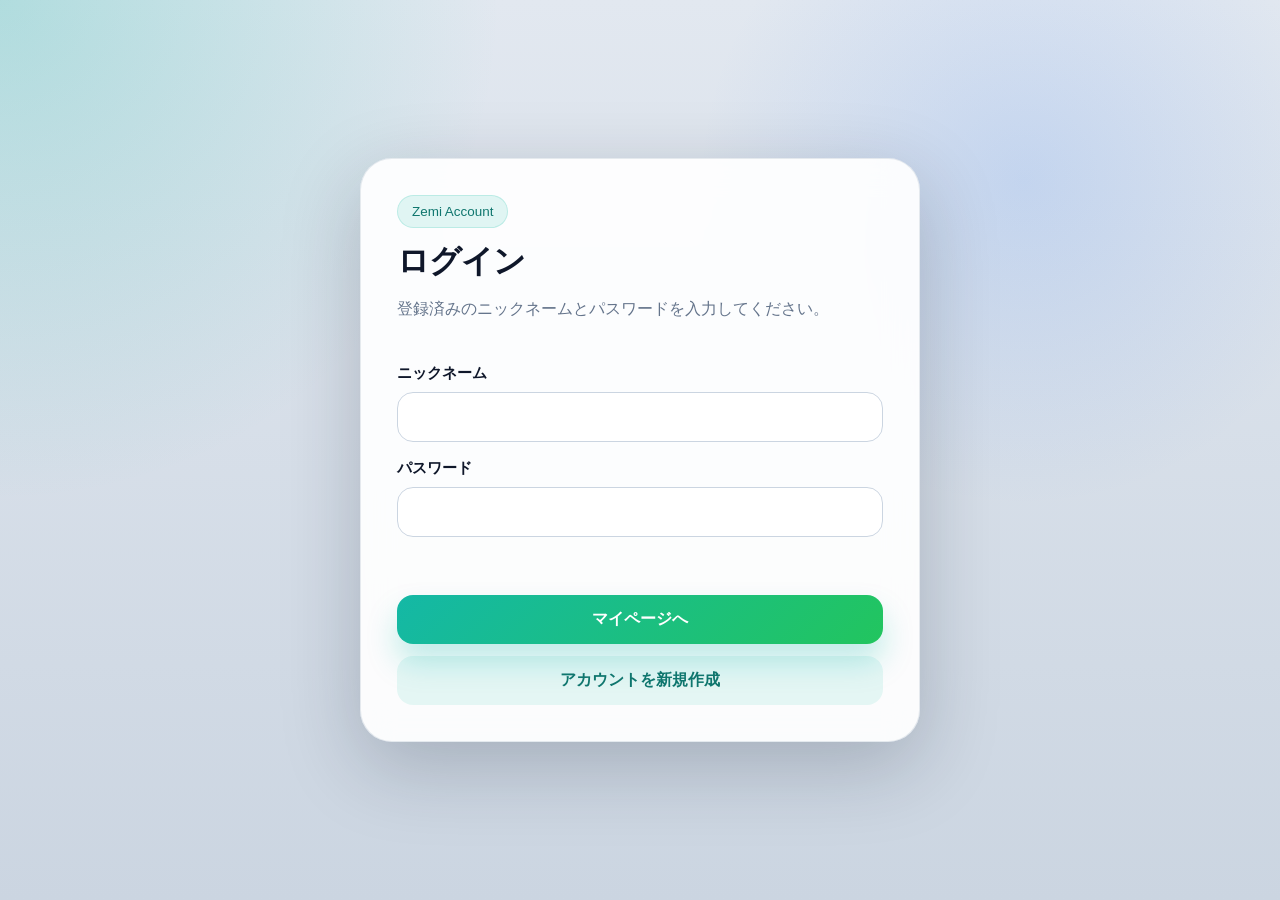
<file: login/index.html>
<!doctype html>
<html lang="ja">
	<head>
		<meta charset="UTF-8" />
		<meta name="viewport" content="width=device-width, initial-scale=1.0" />
		<title>ログイン | Zemi</title>
		<link rel="stylesheet" href="styles.css" />
	</head>
	<body>
		<main class="page">
			<section class="panel" style="width:min(100%,560px)">
				<span class="eyebrow" style="background:rgba(20,184,166,0.12);color:var(--accent-strong);border-color:rgba(20,184,166,0.18)">Zemi Account</span>
				<h2 style="margin-top:16px">ログイン</h2>
				<p>登録済みのニックネームとパスワードを入力してください。</p>

				<form id="loginForm" class="form" autocomplete="on">
					<div class="field">
						<label for="nickname">ニックネーム</label>
						<input id="nickname" name="nickname" type="text" required maxlength="24" />
					</div>
					<div class="field">
						<label for="password">パスワード</label>
						<input id="password" name="password" type="password" required minlength="4" />
					</div>

					<div id="loginMessage" class="message" aria-live="polite"></div>

					<div class="actions">
						<button class="button" type="submit">マイページへ</button>
						<a class="button-secondary" href="register.html">アカウントを新規作成</a>
					</div>
				</form>
			</section>
		</main>

		<script src="auth.js"></script>
		<script>
			if (getCurrentUser()) {
				window.location.href = "home.html";
			}

			const form = document.getElementById("loginForm");
			const message = document.getElementById("loginMessage");

			form.addEventListener("submit", async (event) => {
				event.preventDefault();

				const formData = new FormData(form);
				const nickname = String(formData.get("nickname") || "").trim();
				const password = String(formData.get("password") || "");

				try {
					await loginAccount(nickname, password);
					setMessage(message, "ログインしました。マイページへ移動します。", "success");
					window.location.href = "home.html";
				} catch (error) {
					setMessage(message, error.message, "error");
				}
			});
		</script>
	</body>
</html>
</file>
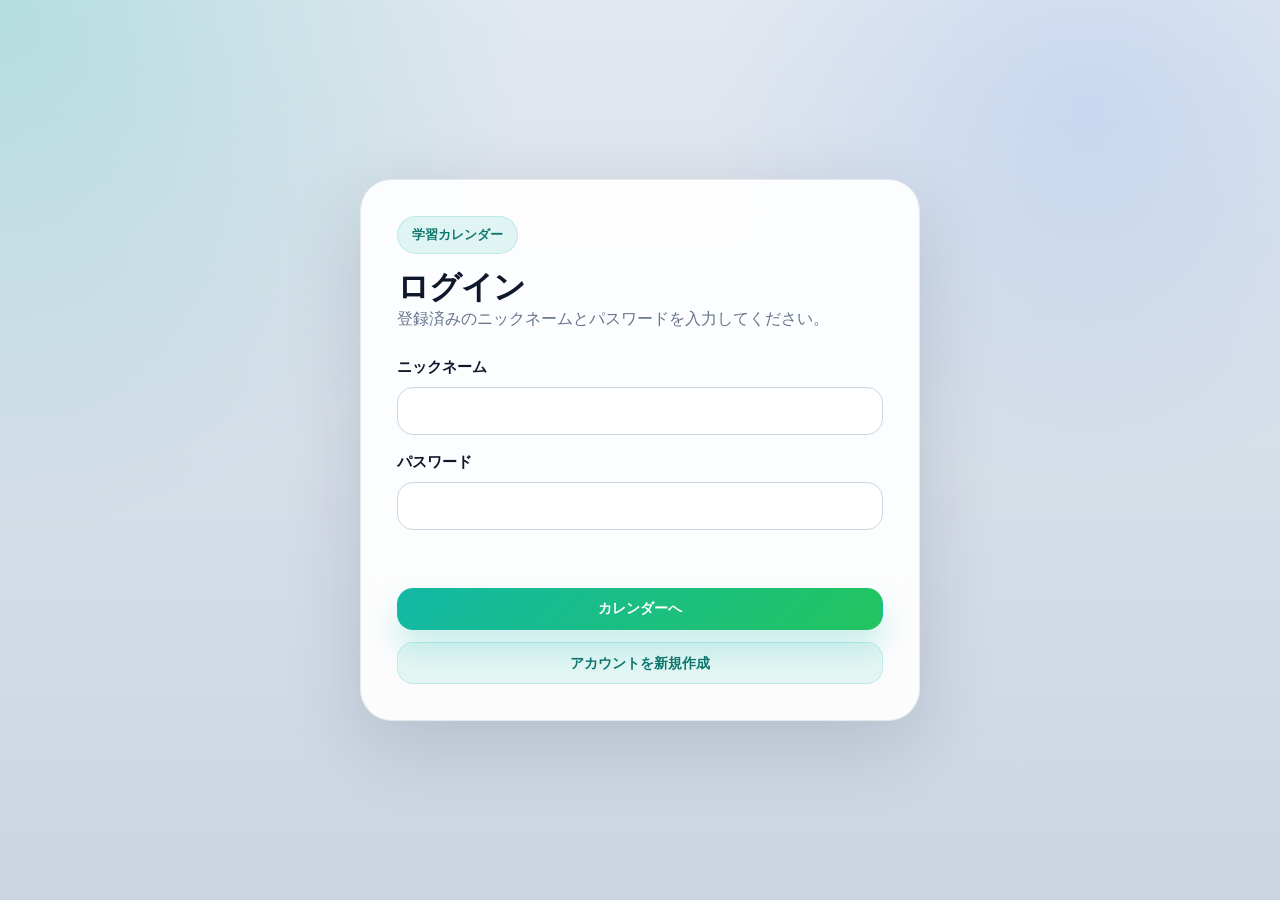
<file: public_html/login/index.html>
<!doctype html>
<html lang="ja">
	<head>
		<meta charset="UTF-8" />
		<meta name="viewport" content="width=device-width, initial-scale=1.0" />
		<title>ログイン | 学習カレンダー</title>
		<link rel="stylesheet" href="../style.css" />
		<link rel="stylesheet" href="login.css" />
	</head>
	<body>
		<main class="page">
			<section class="auth-panel auth-panel--narrow">
				<span class="auth-eyebrow" style="background:rgba(20,184,166,0.12);color:var(--color-teal-strong);border:1px solid rgba(20,184,166,0.18)">学習カレンダー</span>
				<h2>ログイン</h2>
				<p>登録済みのニックネームとパスワードを入力してください。</p>

				<form id="loginForm" class="auth-form" autocomplete="on">
					<div class="auth-field">
						<label class="form-label" for="nickname">ニックネーム</label>
						<input class="form-input" id="nickname" name="nickname" type="text" required maxlength="24" />
					</div>
					<div class="auth-field">
						<label class="form-label" for="password">パスワード</label>
						<input class="form-input" id="password" name="password" type="password" required minlength="4" />
					</div>

					<div id="loginMessage" class="auth-message" aria-live="polite"></div>

					<div class="auth-actions">
						<button class="primary-btn" type="submit">カレンダーへ</button>
						<a class="secondary-btn" href="register.html">アカウントを新規作成</a>
					</div>
				</form>
			</section>
		</main>

		<script src="auth.js"></script>
		<script>
			if (getCurrentUser()) {
				window.location.href = "../index.php";
			}

			const form = document.getElementById("loginForm");
			const message = document.getElementById("loginMessage");

			form.addEventListener("submit", async (event) => {
				event.preventDefault();

				const formData = new FormData(form);
				const nickname = String(formData.get("nickname") || "").trim();
				const password = String(formData.get("password") || "");

				try {
					await loginAccount(nickname, password);
					setMessage(message, "ログインしました。カレンダーへ移動します。", "success");
					window.location.href = "../index.php";
				} catch (error) {
					setMessage(message, error.message, "error");
				}
			});
		</script>
	</body>
</html>
</file>
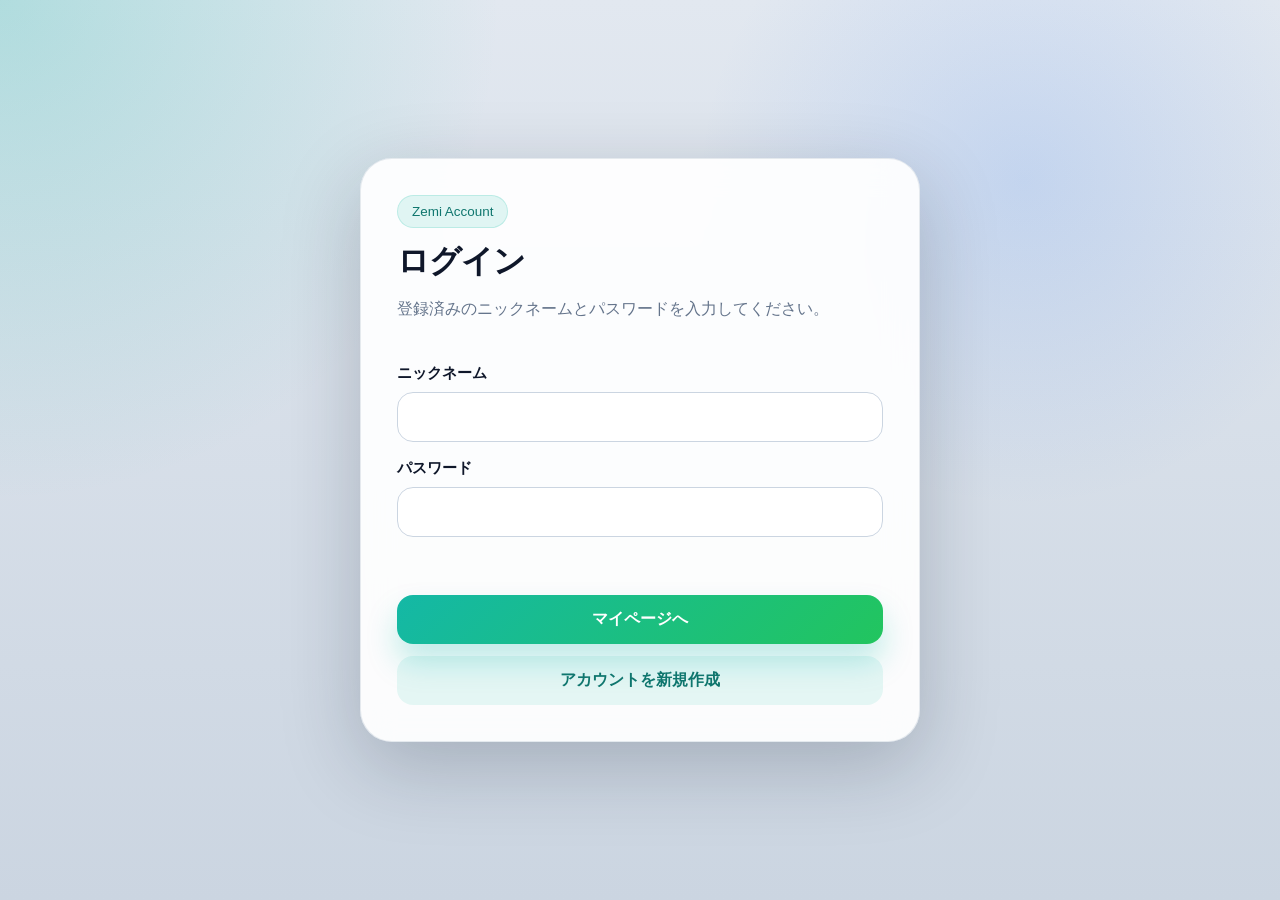
<file: login/home.html>
<!doctype html>
<html lang="ja">
  <head>
    <meta charset="UTF-8" />
    <meta name="viewport" content="width=device-width, initial-scale=1.0" />
    <title>マイページ | Zemi</title>
    <link rel="stylesheet" href="styles.css" />
  </head>
  <body>
    <main class="page">
      <section class="page-grid">
        <aside class="sidebar">
          <div class="user-chip">
            <span class="avatar" id="avatar">M</span>
            <span id="sidebarNickname">マイページ</span>
          </div>

          <div class="menu">
            <a class="button" href="index.html">ログイン画面へ</a>
            <a class="button-secondary" href="register.html">新しいアカウントを作成</a>
            <button class="button-secondary" id="logoutButton" type="button">ログアウト</button>
          </div>

          <div class="notice">保存済みアカウントはブラウザ内のデータベースで管理されています。</div>
        </aside>
      </section>
    </main>

    <script src="auth.js"></script>
    <script>
      const user = ensureLoggedIn();
      if (user) {
        document.getElementById("sidebarNickname").textContent = user.nickname;
        document.getElementById("avatar").textContent = user.nickname.slice(0, 1).toUpperCase();
      }

      document.getElementById("logoutButton").addEventListener("click", logout);
    </script>
  </body>
</html>
</file>
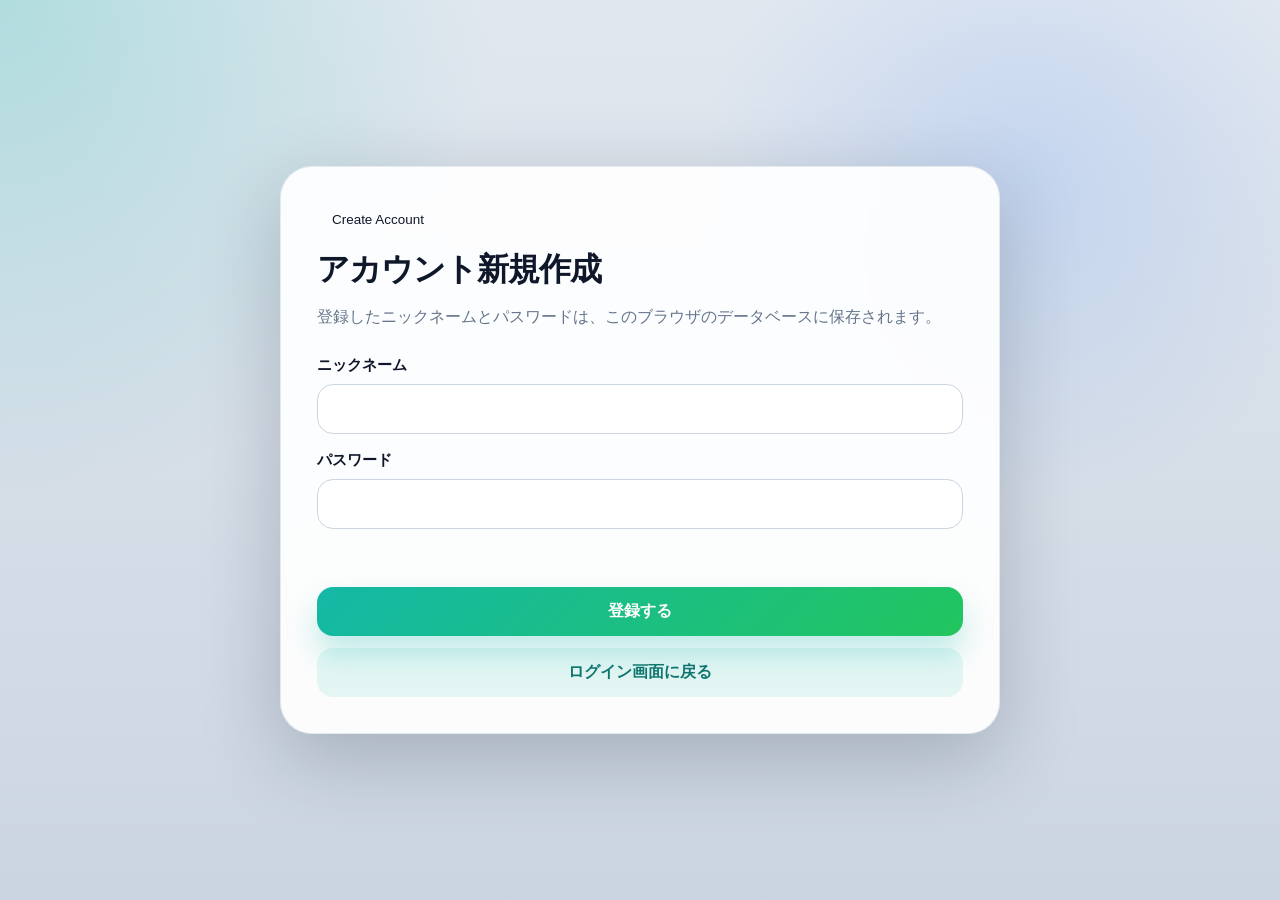
<file: login/register.html>
<!doctype html>
<html lang="ja">
  <head>
    <meta charset="UTF-8" />
    <meta name="viewport" content="width=device-width, initial-scale=1.0" />
    <title>新規登録 | Zemi</title>
    <link rel="stylesheet" href="styles.css" />
  </head>
  <body>
    <main class="page">
      <section class="card" style="width:min(100%,720px)">
        <span class="eyebrow">Create Account</span>
        <h2 style="margin-top:16px">アカウント新規作成</h2>
        <p>登録したニックネームとパスワードは、このブラウザのデータベースに保存されます。</p>

        <form id="registerForm" class="form" autocomplete="on">
          <div class="field">
            <label for="newNickname">ニックネーム</label>
            <input id="newNickname" name="nickname" type="text" required maxlength="24" />
          </div>
          <div class="field">
            <label for="newPassword">パスワード</label>
            <input id="newPassword" name="password" type="password" required minlength="4" />
          </div>

          <div id="registerMessage" class="message" aria-live="polite"></div>

          <div class="actions">
            <button class="button" type="submit">登録する</button>
            <a class="button-secondary" href="index.html">ログイン画面に戻る</a>
          </div>
        </form>
      </section>
    </main>

    <script src="auth.js"></script>
    <script>
      const form = document.getElementById("registerForm");
      const message = document.getElementById("registerMessage");

      form.addEventListener("submit", async (event) => {
        event.preventDefault();

        const formData = new FormData(form);
        const nickname = String(formData.get("nickname") || "").trim();
        const password = String(formData.get("password") || "");

        try {
          await registerAccount(nickname, password);
          setMessage(message, "登録が完了しました。ログイン画面へ移動します。", "success");
          setTimeout(() => {
            window.location.href = "index.html";
          }, 700);
        } catch (error) {
          setMessage(message, error.message, "error");
        }
      });
    </script>
  </body>
</html>
</file>
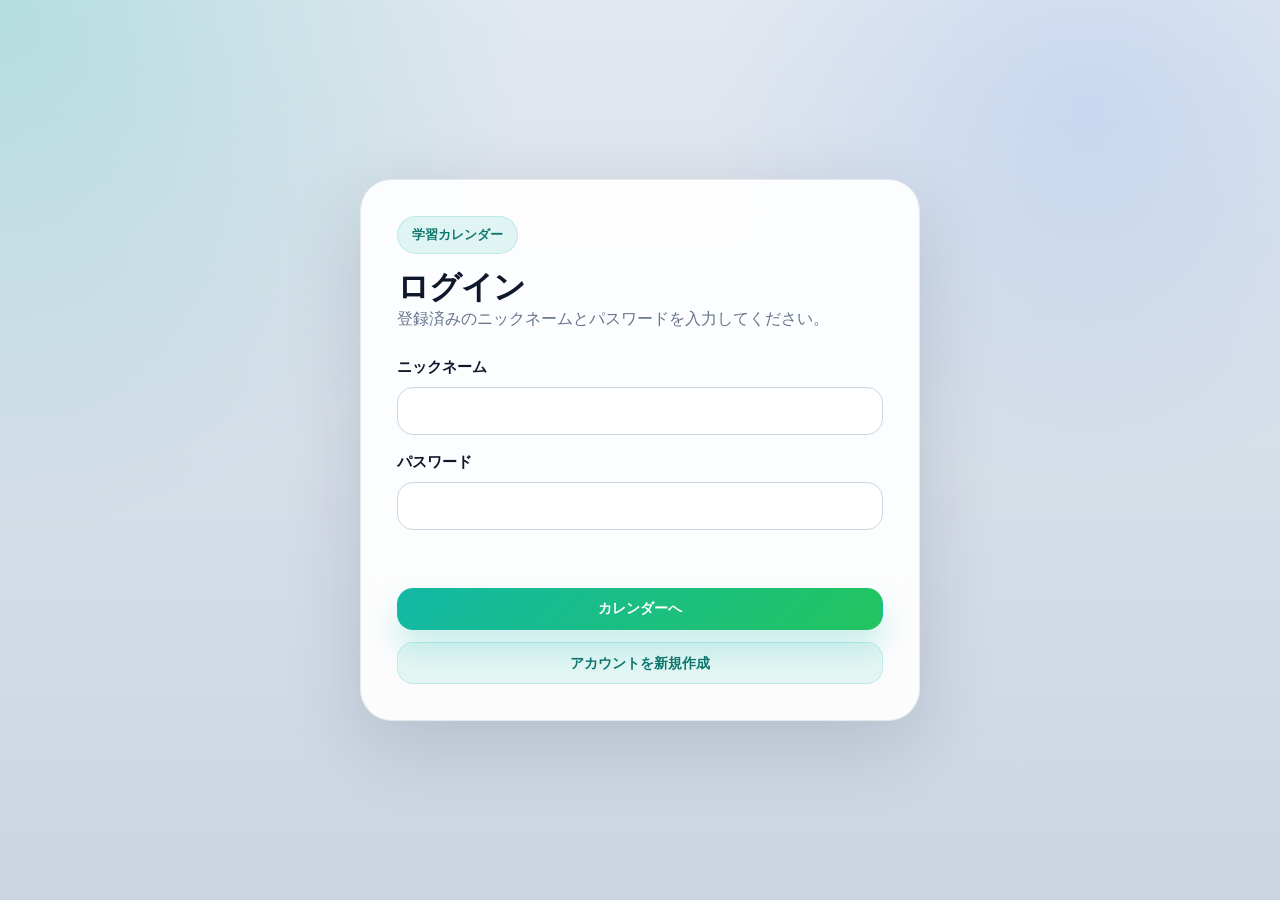
<file: public_html/login/home.html>
<!doctype html>
<html lang="ja">
  <head>
    <meta charset="UTF-8" />
    <meta name="viewport" content="width=device-width, initial-scale=1.0" />
    <title>マイページ | 学習カレンダー</title>
    <link rel="stylesheet" href="../style.css" />
    <link rel="stylesheet" href="login.css" />
  </head>
  <body>
    <main class="page">
      <section class="auth-sidebar">
        <div class="user-chip-btn" id="profile-chip">
          <span class="user-avatar" id="avatar">M</span>
          <span class="user-chip-text">
            <span class="user-chip-label">ログイン中</span>
            <span class="user-nickname" id="sidebarNickname">マイページ</span>
          </span>
        </div>

        <div class="auth-menu">
          <a class="primary-btn" href="../index.php">カレンダーへ</a>
          <a class="secondary-btn" href="index.html">ログイン画面へ</a>
          <a class="secondary-btn" href="register.html">新しいアカウントを作成</a>
          <button class="secondary-btn" id="logoutButton" type="button">ログアウト</button>
        </div>

        <div class="auth-notice">保存済みアカウントはブラウザ内のデータベースで管理されています。</div>
      </section>
    </main>

    <script src="auth.js"></script>
    <script>
      const user = ensureLoggedIn();
      if (user) {
        const initial = user.nickname.slice(0, 1).toUpperCase();
        document.getElementById("sidebarNickname").textContent = user.nickname;
        document.getElementById("avatar").textContent = initial;
      }

      document.getElementById("logoutButton").addEventListener("click", logout);
    </script>
  </body>
</html>
</file>
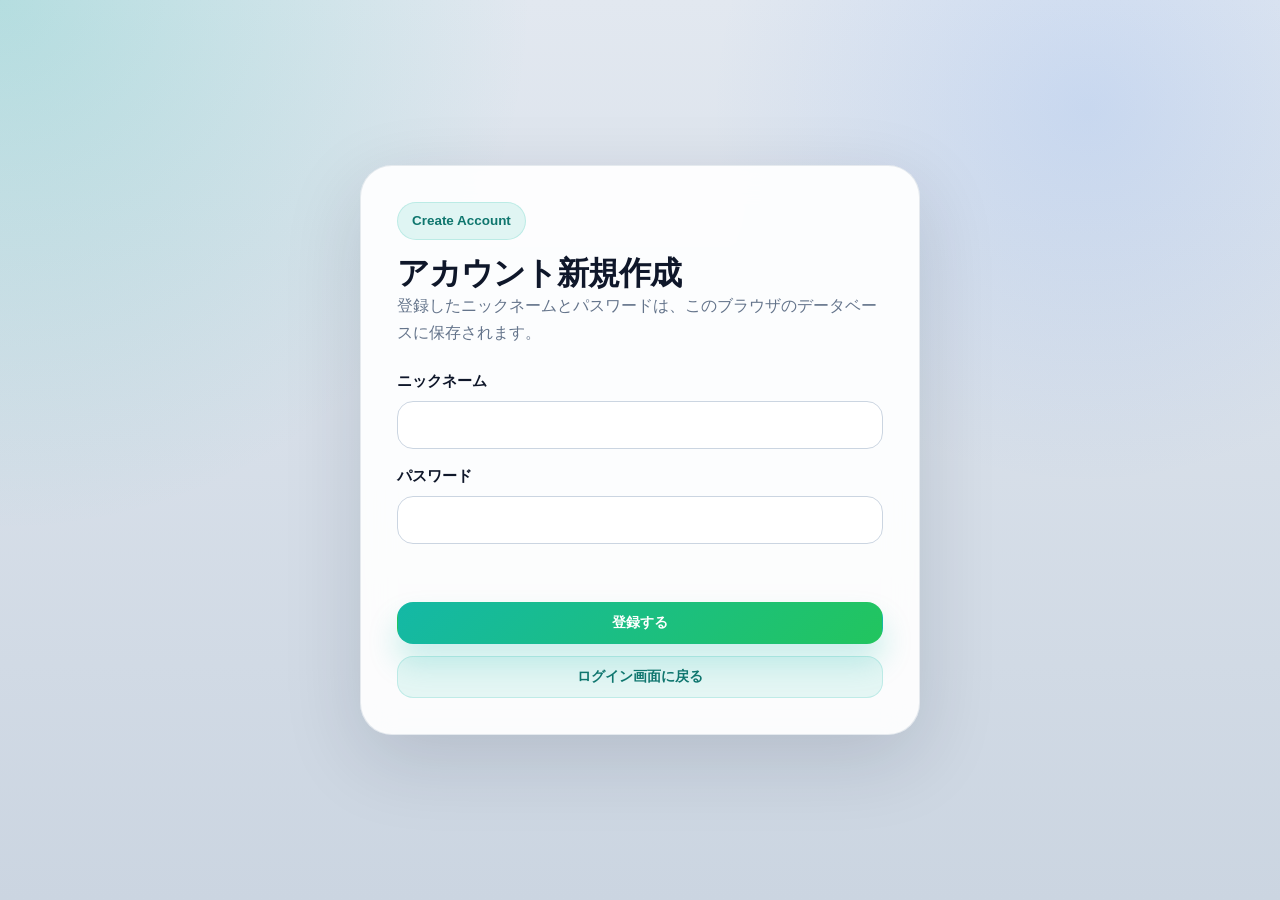
<file: public_html/login/register.html>
<!doctype html>
<html lang="ja">
  <head>
    <meta charset="UTF-8" />
    <meta name="viewport" content="width=device-width, initial-scale=1.0" />
    <title>新規登録 | 学習カレンダー</title>
    <link rel="stylesheet" href="../style.css" />
    <link rel="stylesheet" href="login.css" />
  </head>
  <body>
    <main class="page">
      <section class="auth-panel auth-panel--narrow">
        <span class="auth-eyebrow" style="background:rgba(20,184,166,0.12);color:var(--color-teal-strong);border:1px solid rgba(20,184,166,0.18)">Create Account</span>
        <h2>アカウント新規作成</h2>
        <p>登録したニックネームとパスワードは、このブラウザのデータベースに保存されます。</p>

        <form id="registerForm" class="auth-form" autocomplete="on">
          <div class="auth-field">
            <label class="form-label" for="newNickname">ニックネーム</label>
            <input class="form-input" id="newNickname" name="nickname" type="text" required maxlength="24" />
          </div>
          <div class="auth-field">
            <label class="form-label" for="newPassword">パスワード</label>
            <input class="form-input" id="newPassword" name="password" type="password" required minlength="4" />
          </div>

          <div id="registerMessage" class="auth-message" aria-live="polite"></div>

          <div class="auth-actions">
            <button class="primary-btn" type="submit">登録する</button>
            <a class="secondary-btn" href="index.html">ログイン画面に戻る</a>
          </div>
        </form>
      </section>
    </main>

    <script src="auth.js"></script>
    <script>
      const form = document.getElementById("registerForm");
      const message = document.getElementById("registerMessage");

      form.addEventListener("submit", async (event) => {
        event.preventDefault();

        const formData = new FormData(form);
        const nickname = String(formData.get("nickname") || "").trim();
        const password = String(formData.get("password") || "");

        try {
          await registerAccount(nickname, password);
          setMessage(message, "登録が完了しました。ログイン画面へ移動します。", "success");
          setTimeout(() => {
            window.location.href = "index.html";
          }, 700);
        } catch (error) {
          setMessage(message, error.message, "error");
        }
      });
    </script>
  </body>
</html>
</file>
<file: login/styles.css>
:root {
  color-scheme: light;
  --bg: #0f172a;
  --bg-soft: #111827;
  --card: rgba(255, 255, 255, 0.92);
  --card-border: rgba(148, 163, 184, 0.22);
  --text: #0f172a;
  --muted: #64748b;
  --accent: #14b8a6;
  --accent-strong: #0f766e;
  --danger: #ef4444;
  --shadow: 0 24px 80px rgba(15, 23, 42, 0.22);
}

* {
  box-sizing: border-box;
}

html, body {
  margin: 0;
  min-height: 100%;
}

body {
  font-family: "Hiragino Sans", "Yu Gothic UI", "Meiryo", sans-serif;
  color: var(--text);
  background:
    radial-gradient(circle at top left, rgba(20, 184, 166, 0.24), transparent 32%),
    radial-gradient(circle at 80% 20%, rgba(59, 130, 246, 0.16), transparent 26%),
    linear-gradient(180deg, #e2e8f0 0%, #cbd5e1 100%);
}

a {
  color: inherit;
}

.page {
  min-height: 100vh;
  display: flex;
  align-items: center;
  justify-content: center;
  padding: 24px 32px;
}

.shell {
  width: min(100%, 1080px);
  display: grid;
  gap: 24px;
  grid-template-columns: 1.05fr 0.95fr;
}

.hero,
.panel,
.card {
  border: 1px solid var(--card-border);
  background: var(--card);
  backdrop-filter: blur(16px);
  box-shadow: var(--shadow);
}

.hero {
  border-radius: 32px;
  padding: 40px;
  color: white;
  background:
    linear-gradient(135deg, rgba(15, 118, 110, 0.98), rgba(15, 23, 42, 0.96)),
    linear-gradient(135deg, #134e4a, #0f172a);
  display: flex;
  flex-direction: column;
  justify-content: space-between;
  min-height: 560px;
}

.hero h1,
.hero h2,
.panel h1,
.panel h2,
.card h1,
.card h2 {
  margin: 0;
  line-height: 1.1;
}

.eyebrow {
  display: inline-flex;
  align-self: flex-start;
  padding: 8px 14px;
  border-radius: 999px;
  background: rgba(255, 255, 255, 0.12);
  border: 1px solid rgba(255, 255, 255, 0.16);
  font-size: 0.84rem;
}

.hero h1 {
  font-size: clamp(2.4rem, 5vw, 4.6rem);
  letter-spacing: -0.04em;
  max-width: 12ch;
  margin-top: 16px;
}

.hero p {
  max-width: 48ch;
  font-size: 1rem;
  line-height: 1.75;
  color: rgba(226, 232, 240, 0.9);
}

.hero-stats {
  display: grid;
  grid-template-columns: repeat(3, minmax(0, 1fr));
  gap: 12px;
  margin-top: 24px;
}

.stat {
  padding: 16px;
  border-radius: 20px;
  background: rgba(255, 255, 255, 0.08);
  border: 1px solid rgba(255, 255, 255, 0.12);
}

.stat strong {
  display: block;
  font-size: 1.25rem;
  margin-bottom: 4px;
}

.stat span {
  font-size: 0.9rem;
  color: rgba(226, 232, 240, 0.82);
}

.panel,
.card {
  border-radius: 32px;
  padding: 36px;
}

.panel {
  display: flex;
  flex-direction: column;
  justify-content: center;
}

.panel h2,
.card h2 {
  font-size: 2rem;
  letter-spacing: -0.03em;
}

.panel p,
.card p,
.hint {
  color: var(--muted);
  line-height: 1.7;
}

.form {
  display: grid;
  gap: 16px;
  margin-top: 24px;
}

.field {
  display: grid;
  gap: 8px;
}

.field label {
  font-size: 0.95rem;
  font-weight: 700;
}

.field input {
  width: 100%;
  border: 1px solid #cbd5e1;
  background: #fff;
  border-radius: 16px;
  padding: 15px 16px;
  font-size: 1rem;
  outline: none;
  transition: border-color 0.2s ease, box-shadow 0.2s ease, transform 0.2s ease;
}

.field input:focus {
  border-color: var(--accent);
  box-shadow: 0 0 0 4px rgba(20, 184, 166, 0.14);
}

.actions {
  display: grid;
  gap: 12px;
  margin-top: 8px;
}

.button,
.button-secondary {
  border: 0;
  border-radius: 16px;
  padding: 14px 18px;
  font-size: 1rem;
  font-weight: 700;
  text-align: center;
  text-decoration: none;
  cursor: pointer;
  transition: transform 0.18s ease, box-shadow 0.18s ease, background 0.18s ease;
}

.button {
  color: white;
  background: linear-gradient(135deg, var(--accent), #22c55e);
  box-shadow: 0 18px 30px rgba(20, 184, 166, 0.25);
}

.button-secondary {
  color: var(--accent-strong);
  background: rgba(20, 184, 166, 0.1);
}

.button:hover,
.button-secondary:hover {
  transform: translateY(-1px);
}

.message {
  min-height: 1.2em;
  font-size: 0.95rem;
  font-weight: 700;
}

.message.error {
  color: var(--danger);
}

.message.success {
  color: var(--accent-strong);
}

.page-grid {
  width: min(100%, 320px);
  display: grid;
  grid-template-columns: 1fr;
}

.sidebar,
.maincard {
  border-radius: 32px;
  padding: 32px;
  border: 1px solid var(--card-border);
  background: var(--card);
  backdrop-filter: blur(16px);
  box-shadow: var(--shadow);
}

.user-chip {
  display: inline-flex;
  align-items: center;
  gap: 10px;
  padding: 12px 14px;
  border-radius: 999px;
  background: rgba(20, 184, 166, 0.1);
  color: var(--accent-strong);
  font-weight: 700;
}

.avatar {
  width: 36px;
  height: 36px;
  border-radius: 50%;
  display: inline-grid;
  place-items: center;
  background: linear-gradient(135deg, var(--accent), #22c55e);
  color: white;
  font-weight: 800;
}

.menu {
  display: grid;
  gap: 12px;
  margin-top: 24px;
}

.menu a,
.menu button {
  width: 100%;
}

.notice {
  margin-top: 20px;
  padding: 14px 16px;
  border-radius: 16px;
  background: rgba(15, 118, 110, 0.08);
  color: var(--accent-strong);
  font-weight: 700;
}

@media (max-width: 900px) {
  .shell,
  .page-grid {
    grid-template-columns: 1fr;
  }

  .page {
    justify-content: center;
    padding: 20px;
  }

  .hero {
    min-height: auto;
  }

  .hero-stats {
    grid-template-columns: 1fr;
  }
}

@media (max-width: 640px) {
  .page,
  .page-grid,
  .shell {
    padding: 16px;
  }

  .hero,
  .panel,
  .card,
  .sidebar,
  .maincard {
    border-radius: 24px;
    padding: 24px;
  }
}
</file>
<file: public_html/style.css>
/* ==========================================================================
   学習カレンダー — design system
   Login-aligned glass UI with teal accents.
   ========================================================================== */

:root {
  /* Color */
  --color-bg: #e2e8f0;
  --color-surface: #ffffff;
  --color-surface-muted: #f8fafc;
  --color-text: #0f172a;
  --color-text-muted: #64748b;
  --color-border: rgba(148, 163, 184, 0.28);
  --color-border-strong: #cbd5e1;

  --color-primary: #14b8a6;
  --color-primary-hover: #0d9488;
  --color-primary-soft: rgba(20, 184, 166, 0.12);
  --color-primary-strong: #0f766e;

  --color-teal: #14b8a6;
  --color-teal-strong: #0f766e;
  --color-blue: #2f6df6;
  --color-accent: #22c55e;

  --color-success: #1f8a4c;
  --color-success-soft: #e6f4ea;
  --color-success-border: #b7e0c4;
  --color-warning: #9a6200;
  --color-warning-soft: #fdf3e0;
  --color-warning-border: #f3d49a;
  --color-danger: #ef4444;
  --color-danger-soft: #fdeceb;
  --color-danger-border: #f3b9b6;
  --color-info: #2f6df6;
  --color-info-soft: #e8f0fe;
  --color-info-border: #c6dafb;

  --color-sun: #ef4444;
  --color-sat: #2f6df6;

  --glass-bg: rgba(255, 255, 255, 0.92);
  --glass-border: rgba(148, 163, 184, 0.22);

  /* Radius */
  --radius-sm: 10px;
  --radius-md: 16px;
  --radius-lg: 20px;
  --radius-xl: 24px;
  --radius-2xl: 32px;

  /* Shadow */
  --shadow-sm: 0 8px 24px rgba(15, 23, 42, 0.06);
  --shadow-md: 0 12px 32px rgba(15, 23, 42, 0.10);
  --shadow-glass: 0 24px 80px rgba(15, 23, 42, 0.14);

  /* Spacing */
  --space-1: 4px;
  --space-2: 8px;
  --space-3: 12px;
  --space-4: 16px;
  --space-5: 24px;
  --space-6: 32px;

  /* Motion */
  --transition-fast: 0.12s ease;
  --transition-normal: 0.2s ease;

  /* Layout */
  --content-max: 1040px;
  --content-max-wide: 1280px;
  --header-height: 72px;

  --font-sans: "Hiragino Sans", "Yu Gothic UI", "Meiryo", -apple-system,
    BlinkMacSystemFont, "Segoe UI", sans-serif;
}

*,
*::before,
*::after {
  box-sizing: border-box;
  margin: 0;
  padding: 0;
}

html {
  scroll-behavior: smooth;
}

body {
  font-family: var(--font-sans);
  color: var(--color-text);
  min-height: 100vh;
  line-height: 1.5;
  -webkit-font-smoothing: antialiased;
  background:
    radial-gradient(circle at top left, rgba(20, 184, 166, 0.22), transparent 34%),
    radial-gradient(circle at 85% 12%, rgba(59, 130, 246, 0.14), transparent 28%),
    linear-gradient(180deg, #e2e8f0 0%, #cbd5e1 100%);
}

@media (prefers-reduced-motion: reduce) {
  html {
    scroll-behavior: auto;
  }
  *,
  *::before,
  *::after {
    scroll-behavior: auto !important;
    transition-duration: 0.01ms !important;
    animation-duration: 0.01ms !important;
  }
}

:focus-visible {
  outline: 2px solid var(--color-teal);
  outline-offset: 2px;
  border-radius: var(--radius-sm);
}

a {
  color: var(--color-teal-strong);
}

/* ------------------------------------------------------------------ Header */

.site-header {
  position: sticky;
  top: 0;
  z-index: 20;
  padding: var(--space-3) var(--space-4) 0;
}

.site-header-inner {
  max-width: var(--content-max-wide);
  margin: 0 auto;
  min-height: var(--header-height);
  padding: var(--space-2) var(--space-4);
  display: flex;
  align-items: center;
  justify-content: space-between;
  gap: var(--space-4);
  border: 1px solid var(--glass-border);
  border-radius: var(--radius-2xl);
  background: var(--glass-bg);
  backdrop-filter: blur(16px);
  box-shadow: var(--shadow-glass);
}

.site-header-start {
  display: flex;
  align-items: center;
  gap: var(--space-3);
  min-width: 0;
  flex: 1 1 auto;
}

.site-brand {
  display: inline-flex;
  align-items: center;
  gap: var(--space-2);
  min-width: 0;
  font-size: 15px;
  font-weight: 700;
  letter-spacing: -0.02em;
  color: var(--color-text);
  text-decoration: none;
}

.site-brand-mark {
  display: inline-flex;
  align-items: center;
  justify-content: center;
  flex-shrink: 0;
  width: 36px;
  height: 36px;
  border-radius: 12px;
  background: linear-gradient(135deg, var(--color-teal), var(--color-accent));
  color: #fff;
  font-size: 16px;
  font-weight: 800;
  box-shadow: 0 10px 24px rgba(20, 184, 166, 0.28);
}

.site-brand-name {
  white-space: nowrap;
  overflow: hidden;
  text-overflow: ellipsis;
}

.site-nav {
  display: flex;
  align-items: center;
  justify-content: flex-end;
  gap: var(--space-2);
  flex-wrap: wrap;
  flex-shrink: 0;
}

.site-nav-link {
  display: inline-flex;
  align-items: center;
  height: 42px;
  padding: 0 var(--space-4);
  border-radius: var(--radius-md);
  border: 1px solid transparent;
  color: var(--color-text-muted);
  font-size: 14px;
  font-weight: 700;
  text-decoration: none;
  transition: transform var(--transition-fast), background var(--transition-fast),
    color var(--transition-fast), border-color var(--transition-fast), box-shadow var(--transition-fast);
}

.site-nav-link:hover {
  background: rgba(20, 184, 166, 0.08);
  color: var(--color-teal-strong);
  transform: translateY(-1px);
}

.site-nav-link[aria-current="page"] {
  background: rgba(20, 184, 166, 0.12);
  border-color: rgba(20, 184, 166, 0.18);
  color: var(--color-teal-strong);
  box-shadow: inset 0 0 0 1px rgba(20, 184, 166, 0.06);
}

.site-user-menu {
  position: relative;
  flex-shrink: 0;
}

.user-chip-btn {
  display: inline-flex;
  align-items: center;
  gap: 10px;
  min-height: 48px;
  padding: 6px 14px 6px 6px;
  border: 1px solid rgba(20, 184, 166, 0.18);
  border-radius: 999px;
  background: rgba(20, 184, 166, 0.1);
  color: var(--color-teal-strong);
  font-size: 14px;
  font-weight: 700;
  cursor: pointer;
  transition: transform var(--transition-fast), box-shadow var(--transition-fast), background var(--transition-fast);
}

.user-chip-btn:hover,
.user-chip-btn.is-open {
  background: rgba(20, 184, 166, 0.16);
  box-shadow: 0 12px 28px rgba(20, 184, 166, 0.18);
  transform: translateY(-1px);
}

.user-avatar {
  display: inline-grid;
  place-items: center;
  flex-shrink: 0;
  width: 36px;
  height: 36px;
  border-radius: 50%;
  background: linear-gradient(135deg, var(--color-teal), var(--color-accent));
  color: #fff;
  font-size: 15px;
  font-weight: 800;
}

.user-avatar-large {
  width: 44px;
  height: 44px;
  font-size: 18px;
}

.user-chip-text {
  display: grid;
  gap: 1px;
  min-width: 0;
  text-align: left;
}

.user-chip-label {
  font-size: 11px;
  font-weight: 700;
  color: var(--color-text-muted);
  letter-spacing: 0.02em;
}

.user-nickname {
  max-width: 120px;
  overflow: hidden;
  text-overflow: ellipsis;
  white-space: nowrap;
  color: var(--color-teal-strong);
}

.user-chevron {
  width: 8px;
  height: 8px;
  margin-left: 2px;
  border-right: 2px solid currentColor;
  border-bottom: 2px solid currentColor;
  transform: rotate(45deg) translateY(-2px);
  transition: transform var(--transition-fast);
}

.user-chip-btn.is-open .user-chevron {
  transform: rotate(-135deg) translateY(2px);
}

.login-entry-btn {
  display: inline-flex;
  align-items: center;
  gap: 8px;
  min-height: 48px;
  padding: 0 16px;
  border-radius: 999px;
  border: 1px solid rgba(20, 184, 166, 0.18);
  background: rgba(20, 184, 166, 0.1);
  color: var(--color-teal-strong);
  font-size: 14px;
  font-weight: 700;
  text-decoration: none;
  transition: transform var(--transition-fast), box-shadow var(--transition-fast), background var(--transition-fast);
}

.login-entry-btn:hover {
  background: rgba(20, 184, 166, 0.16);
  box-shadow: 0 12px 28px rgba(20, 184, 166, 0.18);
  transform: translateY(-1px);
}

.login-entry-icon {
  display: inline-grid;
  place-items: center;
  width: 28px;
  height: 28px;
  border-radius: 50%;
  background: linear-gradient(135deg, var(--color-teal), var(--color-accent));
  color: #fff;
  font-size: 13px;
  font-weight: 800;
}

.site-user-dropdown {
  position: absolute;
  top: calc(100% + 10px);
  left: 0;
  min-width: 240px;
  padding: var(--space-2);
  border: 1px solid var(--glass-border);
  border-radius: var(--radius-xl);
  background: var(--glass-bg);
  backdrop-filter: blur(16px);
  box-shadow: var(--shadow-glass);
  z-index: 30;
}

.site-user-dropdown-head {
  display: flex;
  align-items: center;
  gap: var(--space-3);
  padding: var(--space-2) var(--space-2) var(--space-3);
  margin-bottom: var(--space-1);
  border-bottom: 1px solid var(--color-border);
}

.site-user-dropdown-name {
  font-size: 15px;
  font-weight: 700;
  color: var(--color-text);
}

.site-user-dropdown-meta {
  font-size: 12px;
  color: var(--color-text-muted);
}

.site-user-dropdown-item {
  display: block;
  width: 100%;
  padding: 12px var(--space-3);
  border: 0;
  border-radius: var(--radius-md);
  background: transparent;
  color: var(--color-text);
  font-size: 14px;
  font-weight: 700;
  text-align: left;
  text-decoration: none;
  cursor: pointer;
  transition: background var(--transition-fast);
}

.site-user-dropdown-item:hover {
  background: rgba(20, 184, 166, 0.08);
}

.site-user-dropdown-logout {
  color: var(--color-danger);
}

.user-chip-btn[hidden],
.login-entry-btn[hidden] {
  display: none !important;
}

/* ------------------------------------------------------------- Content app */

.app {
  max-width: var(--content-max);
  margin: 0 auto;
  padding: var(--space-5) var(--space-4) var(--space-6);
}

.app--wide {
  max-width: var(--content-max-wide);
}

.page-head {
  display: flex;
  align-items: center;
  justify-content: space-between;
  flex-wrap: wrap;
  gap: var(--space-3);
  margin-bottom: var(--space-5);
}

.page-head-titles {
  display: flex;
  flex-direction: column;
  gap: 2px;
}

.page-title {
  font-size: 24px;
  font-weight: 700;
  letter-spacing: -0.02em;
  color: var(--color-text);
}

.page-subtitle {
  font-size: 13px;
  color: var(--color-text-muted);
}

.page-head-actions {
  display: flex;
  align-items: center;
  gap: var(--space-2);
  flex-wrap: wrap;
}

.back-link {
  display: inline-flex;
  align-items: center;
  gap: 4px;
  font-size: 14px;
  font-weight: 700;
  color: var(--color-teal-strong);
  text-decoration: none;
}

.back-link:hover {
  text-decoration: underline;
}

/* --------------------------------------------------------------- Buttons */

.primary-btn,
.secondary-btn {
  display: inline-flex;
  align-items: center;
  justify-content: center;
  gap: var(--space-2);
  min-height: 42px;
  padding: 0 var(--space-5);
  border-radius: var(--radius-md);
  font-size: 14px;
  font-weight: 600;
  text-decoration: none;
  cursor: pointer;
  transition: background var(--transition-fast), border-color var(--transition-fast),
    box-shadow var(--transition-fast), transform var(--transition-fast);
}

.primary-btn {
  border: 1px solid transparent;
  background: linear-gradient(135deg, var(--color-teal), var(--color-accent));
  color: #fff;
  box-shadow: 0 18px 30px rgba(20, 184, 166, 0.22);
}

.primary-btn:hover {
  background: linear-gradient(135deg, var(--color-primary-hover), #16a34a);
  transform: translateY(-1px);
}

.primary-btn:disabled {
  background: var(--color-border-strong);
  color: #fff;
  cursor: progress;
  box-shadow: none;
}

.secondary-btn {
  border: 1px solid rgba(20, 184, 166, 0.18);
  background: rgba(20, 184, 166, 0.1);
  color: var(--color-teal-strong);
}

.secondary-btn:hover {
  background: rgba(20, 184, 166, 0.16);
  border-color: rgba(20, 184, 166, 0.28);
  transform: translateY(-1px);
}

.primary-btn-small {
  min-height: 38px;
  padding: 0 var(--space-4);
  font-size: 13px;
}

.text-btn {
  display: inline-flex;
  align-items: center;
  min-height: 32px;
  border: none;
  background: none;
  color: var(--color-primary);
  font-size: 13px;
  font-weight: 600;
  cursor: pointer;
  text-decoration: none;
  padding: 0 2px;
}

.text-btn:hover {
  text-decoration: underline;
}

.text-btn-danger {
  color: var(--color-danger);
}

/* --------------------------------------------------------------- Panels */

.panel {
  background: var(--glass-bg);
  border: 1px solid var(--glass-border);
  border-radius: var(--radius-xl);
  padding: var(--space-5);
  margin-bottom: var(--space-5);
  box-shadow: var(--shadow-glass);
  backdrop-filter: blur(16px);
}

.panel-title {
  font-size: 17px;
  font-weight: 700;
  margin-bottom: var(--space-4);
  color: var(--color-text);
}

.panel-desc {
  font-size: 14px;
  color: var(--color-text-muted);
  margin-bottom: var(--space-4);
  line-height: 1.6;
}

.panel-note {
  font-size: 14px;
  padding: var(--space-3) var(--space-4);
  background: var(--color-warning-soft);
  border: 1px solid var(--color-warning-border);
  border-radius: var(--radius-md);
  color: var(--color-warning);
  line-height: 1.6;
}

/* --------------------------------------------------------------- Forms */

.generate-form {
  display: flex;
  flex-direction: column;
  gap: var(--space-4);
}

.form-grid {
  display: grid;
  gap: var(--space-4);
}

@media (min-width: 640px) {
  .form-grid-3 {
    grid-template-columns: repeat(3, 1fr);
  }
}

.form-row {
  display: flex;
  flex-direction: column;
  gap: var(--space-2);
}

.form-label {
  font-size: 13px;
  font-weight: 600;
  color: var(--color-text);
}

.form-input {
  width: 100%;
  min-height: 48px;
  padding: 14px 16px;
  border: 1px solid var(--color-border-strong);
  border-radius: var(--radius-md);
  font-size: 15px;
  font-family: inherit;
  color: var(--color-text);
  background: #fff;
  transition: border-color var(--transition-fast), box-shadow var(--transition-fast), transform var(--transition-fast);
}

.form-input:focus {
  outline: none;
  border-color: var(--color-teal);
  box-shadow: 0 0 0 4px rgba(20, 184, 166, 0.14);
}

.form-textarea {
  resize: vertical;
  min-height: 120px;
  line-height: 1.6;
}

.form-actions {
  display: flex;
  flex-wrap: wrap;
  gap: var(--space-3);
  align-items: center;
  margin-top: var(--space-1);
}

/* --------------------------------------------------------------- Alerts */

.alert {
  position: relative;
  padding: var(--space-3) var(--space-4) var(--space-3) 44px;
  border-radius: var(--radius-md);
  margin-bottom: var(--space-4);
  font-size: 14px;
  line-height: 1.55;
  border: 1px solid transparent;
}

.alert::before {
  position: absolute;
  left: 14px;
  top: 12px;
  font-size: 15px;
  font-weight: 700;
  width: 18px;
  height: 18px;
  line-height: 18px;
  text-align: center;
  border-radius: 50%;
}

.alert-error {
  background: var(--color-danger-soft);
  color: var(--color-danger);
  border-color: var(--color-danger-border);
}

.alert-error::before {
  content: "!";
  background: var(--color-danger);
  color: #fff;
}

.alert-success {
  background: var(--color-success-soft);
  color: var(--color-success);
  border-color: var(--color-success-border);
}

.alert-success::before {
  content: "\2713";
  background: var(--color-success);
  color: #fff;
}

.alert-warning {
  background: var(--color-warning-soft);
  color: var(--color-warning);
  border-color: var(--color-warning-border);
}

.alert-warning::before {
  content: "\26A0";
  color: var(--color-warning);
  font-size: 16px;
}

.conflict-list {
  margin: var(--space-2) 0 0 18px;
  line-height: 1.6;
}

/* --------------------------------------------------------------- Calendar */

.calendar {
  background: var(--glass-bg);
  border: 1px solid var(--glass-border);
  border-radius: var(--radius-xl);
  overflow: hidden;
  box-shadow: var(--shadow-glass);
  backdrop-filter: blur(16px);
}

.calendar-toolbar {
  display: flex;
  align-items: center;
  justify-content: space-between;
  gap: var(--space-3);
  padding: var(--space-4) var(--space-5);
  border-bottom: 1px solid var(--color-border);
}

.calendar-month {
  font-size: 20px;
  font-weight: 700;
  letter-spacing: -0.01em;
  color: var(--color-text);
}

.calendar-nav {
  display: flex;
  align-items: center;
  gap: var(--space-2);
}

.nav-btn {
  display: inline-flex;
  align-items: center;
  justify-content: center;
  width: 40px;
  height: 40px;
  border: 1px solid var(--color-border-strong);
  border-radius: var(--radius-md);
  background: var(--color-surface);
  color: var(--color-text-muted);
  text-decoration: none;
  font-size: 14px;
  transition: background var(--transition-fast), color var(--transition-fast);
}

.nav-btn:hover {
  background: var(--color-surface-muted);
  color: var(--color-text);
}

.today-btn {
  display: inline-flex;
  align-items: center;
  height: 40px;
  padding: 0 var(--space-4);
  border: 1px solid var(--color-border-strong);
  border-radius: var(--radius-md);
  background: var(--color-surface);
  color: var(--color-text);
  text-decoration: none;
  font-size: 14px;
  font-weight: 600;
  transition: background var(--transition-fast);
}

.today-btn:hover {
  background: var(--color-surface-muted);
}

.calendar-grid {
  width: 100%;
  border-collapse: collapse;
  table-layout: fixed;
}

.calendar-grid thead th {
  padding: var(--space-3) 0;
  font-size: 12px;
  font-weight: 700;
  color: var(--color-text-muted);
  text-align: center;
  border-bottom: 1px solid var(--color-border);
  background: var(--color-surface-muted);
}

.calendar-grid thead th.sun {
  color: var(--color-sun);
}

.calendar-grid thead th.sat {
  color: var(--color-sat);
}

.calendar-grid tbody td {
  vertical-align: top;
  height: 108px;
  border-right: 1px solid var(--color-border);
  border-bottom: 1px solid var(--color-border);
  padding: 3px;
}

.calendar-grid tbody td:last-child {
  border-right: none;
}

.calendar-grid tbody tr:last-child td {
  border-bottom: none;
}

.calendar-grid tbody td.empty {
  background: var(--color-surface-muted);
}

.day-link {
  display: block;
  height: 100%;
  text-decoration: none;
  color: inherit;
  border-radius: var(--radius-sm);
}

.day-link:hover .day-cell {
  background: var(--color-primary-soft);
}

.day-link:hover .day-cell.today {
  background: #d6e4fd;
}

.day-cell {
  height: 100%;
  border-radius: var(--radius-sm);
  padding: var(--space-1);
  transition: background var(--transition-fast);
}

.day-cell.today {
  background: var(--color-primary-soft);
}

.day-number {
  display: inline-flex;
  align-items: center;
  justify-content: center;
  width: 26px;
  height: 26px;
  font-size: 13px;
  font-weight: 600;
  color: var(--color-text);
  border-radius: 50%;
}

.day-cell.today .day-number {
  background: var(--color-primary);
  color: #fff;
}

.day-cell.other-month .day-number {
  color: #a5adba;
}

.calendar-grid tbody td.sun:not(.empty) .day-cell:not(.today) .day-number {
  color: var(--color-sun);
}

.calendar-grid tbody td.sat:not(.empty) .day-cell:not(.today) .day-number {
  color: var(--color-sat);
}

.day-events {
  display: flex;
  flex-direction: column;
  gap: 3px;
  margin-top: var(--space-1);
}

.day-event {
  display: block;
  padding: 2px 6px;
  border-radius: 4px;
  background: var(--color-primary-soft);
  color: var(--color-primary-strong);
  font-size: 11px;
  font-weight: 600;
  line-height: 1.35;
  white-space: nowrap;
  overflow: hidden;
  text-overflow: ellipsis;
}

.day-event-more {
  font-size: 11px;
  font-weight: 600;
  color: var(--color-text-muted);
  padding-left: var(--space-1);
}

/* Mobile calendar dot mode */
.day-events-dots {
  display: none;
  gap: 3px;
  margin-top: 4px;
}

.day-events-dots span {
  width: 5px;
  height: 5px;
  border-radius: 50%;
  background: var(--color-primary);
}

/* --------------------------------------------------------------- Day view */

.day-view {
  background: var(--color-surface);
  border: 1px solid var(--color-border);
  border-radius: var(--radius-lg);
  overflow: hidden;
  box-shadow: var(--shadow-sm);
}

.day-view-header {
  padding: var(--space-6) var(--space-5) var(--space-5);
  border-bottom: 1px solid var(--color-border);
  background: linear-gradient(180deg, var(--color-surface-muted), var(--color-surface));
}

.day-view-weekday {
  font-size: 14px;
  font-weight: 600;
  color: var(--color-text-muted);
  margin-bottom: 2px;
}

.day-view-date {
  font-size: 34px;
  font-weight: 700;
  letter-spacing: -0.02em;
  color: var(--color-text);
  line-height: 1.15;
}

.day-view-year {
  font-size: 14px;
  color: var(--color-text-muted);
  margin-top: 2px;
}

.day-view-body {
  padding: var(--space-5);
  min-height: 200px;
}

.day-view-empty {
  display: flex;
  flex-direction: column;
  align-items: center;
  gap: var(--space-3);
  padding: var(--space-6) var(--space-4);
  color: var(--color-text-muted);
  font-size: 14px;
  text-align: center;
}

/* --------------------------------------------------------------- Event list */

.event-list {
  list-style: none;
}

.event-list-item {
  display: flex;
  flex-wrap: wrap;
  align-items: center;
  gap: var(--space-2) var(--space-4);
  padding: var(--space-3) 0;
  border-bottom: 1px solid var(--color-border);
}

.event-list-item:last-child {
  border-bottom: none;
}

.event-list-item-with-actions {
  justify-content: space-between;
}

.event-list-main {
  display: flex;
  flex-wrap: wrap;
  align-items: center;
  gap: var(--space-2) var(--space-4);
  flex: 1;
}

.event-list-date {
  font-size: 13px;
  color: var(--color-text-muted);
  min-width: 92px;
}

.event-list-time {
  display: inline-flex;
  align-items: center;
  font-size: 13px;
  font-weight: 600;
  color: var(--color-primary-strong);
  background: var(--color-primary-soft);
  padding: 2px 8px;
  border-radius: 999px;
  min-width: 104px;
  justify-content: center;
}

.event-list-title {
  font-size: 15px;
  color: var(--color-text);
}

.event-actions {
  display: flex;
  align-items: center;
  gap: var(--space-3);
}

.inline-form {
  display: inline;
  margin: 0;
}

.event-list-compact .event-list-item {
  padding: var(--space-2) 0;
}

/* --------------------------------------------------------------- Chat */

.chat-layout {
  display: grid;
  gap: var(--space-5);
  align-items: start;
}

.chat-main,
.chat-side {
  min-width: 0;
}

/* Keep window-scroll targets clear of the sticky site header. */
#chat-feedback,
#chat-plans,
#chat-proposed-events {
  scroll-margin-top: calc(var(--header-height) + var(--space-4));
}

.chat-note {
  margin-bottom: var(--space-4);
}

.constraints-banner {
  background: var(--color-info-soft);
  border: 1px solid var(--color-info-border);
  border-radius: var(--radius-md);
  padding: var(--space-3) var(--space-4);
  margin-bottom: var(--space-4);
  font-size: 14px;
  color: var(--color-primary-strong);
  line-height: 1.6;
}

.chat-panel {
  background: var(--color-surface);
  border: 1px solid var(--color-border);
  border-radius: var(--radius-lg);
  overflow: hidden;
  box-shadow: var(--shadow-sm);
}

.chat-messages {
  padding: var(--space-5);
  min-height: 340px;
  max-height: 540px;
  overflow-y: auto;
  display: flex;
  flex-direction: column;
  gap: var(--space-4);
  background: var(--color-surface-muted);
}

.chat-bubble {
  max-width: 86%;
  padding: var(--space-3) var(--space-4);
  border-radius: var(--radius-lg);
  line-height: 1.6;
  box-shadow: var(--shadow-sm);
}

.chat-bubble-ai {
  align-self: flex-start;
  background: var(--color-surface);
  border: 1px solid var(--color-border);
  border-bottom-left-radius: var(--radius-sm);
}

.chat-bubble-user {
  align-self: flex-end;
  background: var(--color-primary-soft);
  border: 1px solid var(--color-info-border);
  border-bottom-right-radius: var(--radius-sm);
}

.chat-label {
  display: flex;
  align-items: center;
  gap: var(--space-1);
  font-size: 11px;
  font-weight: 700;
  letter-spacing: 0.02em;
  text-transform: uppercase;
  color: var(--color-text-muted);
  margin-bottom: var(--space-1);
}

.chat-bubble-ai .chat-label {
  color: var(--color-primary-strong);
}

.chat-text {
  font-size: 14.5px;
  color: var(--color-text);
  white-space: pre-wrap;
  overflow-wrap: anywhere;
  word-break: break-word;
}

.chat-form {
  display: flex;
  flex-direction: column;
  gap: var(--space-3);
  padding: var(--space-4);
  border-top: 1px solid var(--color-border);
  background: var(--color-surface);
}

.chat-input {
  min-height: 84px;
}

.chat-reset-form {
  text-align: center;
  margin-top: var(--space-4);
}

/* Mobile-only jump-to-plans affordance */
.plan-jump {
  display: none;
  align-items: center;
  justify-content: center;
  gap: var(--space-2);
  width: 100%;
  margin-top: var(--space-3);
  padding: var(--space-3);
  border-radius: var(--radius-md);
  background: var(--color-primary-soft);
  border: 1px solid var(--color-info-border);
  color: var(--color-primary-strong);
  font-size: 13px;
  font-weight: 700;
  text-decoration: none;
}

/* --------------------------------------------------------------- Plans */

.plan-section-title {
  font-size: 16px;
  font-weight: 700;
  margin-bottom: var(--space-1);
  color: var(--color-text);
}

.plan-section-desc {
  font-size: 13px;
  color: var(--color-text-muted);
  margin-bottom: var(--space-4);
  line-height: 1.6;
}

.plan-empty {
  display: flex;
  flex-direction: column;
  gap: var(--space-2);
  padding: var(--space-6) var(--space-5);
  text-align: center;
  background: var(--color-surface);
  border: 1px dashed var(--color-border-strong);
  border-radius: var(--radius-lg);
  color: var(--color-text-muted);
}

.plan-empty-title {
  font-size: 15px;
  font-weight: 700;
  color: var(--color-text);
}

.plan-empty-text {
  font-size: 13px;
  line-height: 1.6;
}

.plan-grid {
  display: grid;
  grid-template-columns: 1fr;
  gap: var(--space-4);
}

.plan-card {
  position: relative;
  border: 1px solid var(--color-border);
  border-radius: var(--radius-lg);
  padding: var(--space-4);
  background: var(--color-surface);
  display: flex;
  flex-direction: column;
  gap: var(--space-2);
  box-shadow: var(--shadow-sm);
  transition: border-color var(--transition-fast), box-shadow var(--transition-fast);
}

.plan-card-selected {
  border-color: var(--color-primary);
  box-shadow: 0 0 0 2px var(--color-primary-soft), var(--shadow-sm);
}

.plan-card-header {
  display: flex;
  align-items: center;
  gap: var(--space-2);
}

.plan-id {
  display: inline-flex;
  align-items: center;
  justify-content: center;
  min-width: 24px;
  height: 24px;
  padding: 0 7px;
  border-radius: 999px;
  background: var(--color-primary);
  color: #fff;
  font-size: 12px;
  font-weight: 700;
}

.plan-name {
  font-size: 16px;
  font-weight: 700;
  color: var(--color-text);
}

.plan-selected-badge {
  display: none;
  margin-left: auto;
  align-items: center;
  gap: 4px;
  font-size: 12px;
  font-weight: 700;
  color: var(--color-primary-strong);
}

.plan-card-selected .plan-selected-badge {
  display: inline-flex;
}

.plan-summary,
.plan-count {
  font-size: 13px;
  color: var(--color-text-muted);
  line-height: 1.5;
}

.plan-hours {
  font-size: 14px;
  font-weight: 700;
  color: var(--color-text);
}

.plan-status {
  display: inline-flex;
  align-items: center;
  gap: 4px;
  font-size: 12px;
  font-weight: 700;
  padding: 2px 8px;
  border-radius: 999px;
  align-self: flex-start;
}

.plan-status-ok {
  color: var(--color-success);
  background: var(--color-success-soft);
}

.plan-status-warn {
  color: var(--color-warning);
  background: var(--color-warning-soft);
}

.plan-select-btn {
  width: 100%;
  margin-top: var(--space-2);
}

/* ----------------------------------------------- Study consultation + fields */

.consult-list {
  display: flex;
  flex-direction: column;
  gap: 2px;
}

.consult-row {
  display: flex;
  justify-content: space-between;
  gap: var(--space-3);
  padding: var(--space-2) 0;
  border-bottom: 1px solid var(--color-border);
  font-size: 13px;
}

.consult-row:last-child {
  border-bottom: none;
}

.consult-row dt {
  color: var(--color-text-muted);
  flex: 0 0 auto;
}

.consult-row dd {
  color: var(--color-text);
  font-weight: 600;
  text-align: right;
  overflow-wrap: anywhere;
}

.missing-block {
  margin-top: var(--space-3);
  padding: var(--space-3);
  border-radius: var(--radius-md);
  background: var(--color-warning-soft);
  border: 1px solid var(--color-warning-border);
}

.missing-title {
  font-size: 13px;
  font-weight: 700;
  color: var(--color-warning);
  margin-bottom: var(--space-1);
}

.missing-list {
  margin: 0 0 0 18px;
  font-size: 13px;
  color: var(--color-warning);
  line-height: 1.6;
}

.plan-fields,
.plan-preview {
  display: flex;
  flex-direction: column;
  gap: 1px;
  margin: var(--space-1) 0;
}

.plan-field {
  display: flex;
  justify-content: space-between;
  gap: var(--space-3);
  padding: 4px 0;
  border-bottom: 1px dashed var(--color-border);
  font-size: 12.5px;
}

.plan-field:last-child {
  border-bottom: none;
}

.plan-field dt {
  color: var(--color-text-muted);
  flex: 0 0 auto;
}

.plan-field dd {
  color: var(--color-text);
  font-weight: 600;
  text-align: right;
  overflow-wrap: anywhere;
}

.plan-field-ok dd {
  color: var(--color-success);
}

.plan-field-warn dd {
  color: var(--color-warning);
}

.plan-preview {
  margin-bottom: var(--space-3);
  padding: var(--space-3);
  border-radius: var(--radius-md);
  background: var(--color-surface-muted);
  border: 1px solid var(--color-border);
}

.plan-preview .plan-field {
  border-bottom-color: var(--color-border);
}

/* Quick-start chips */
.quickstart {
  display: flex;
  flex-wrap: wrap;
  gap: var(--space-2);
}

.quickstart-chip {
  border: 1px solid var(--color-border-strong);
  background: var(--color-surface);
  color: var(--color-text-muted);
  border-radius: 999px;
  padding: 6px 12px;
  font-size: 12.5px;
  font-family: inherit;
  cursor: pointer;
  transition: background var(--transition-fast), color var(--transition-fast), border-color var(--transition-fast);
}

.quickstart-chip:hover {
  background: var(--color-primary-soft);
  color: var(--color-primary-strong);
  border-color: var(--color-info-border);
}

/* ------------------------------------------------- Bulk event management */

.alert-link {
  margin-left: var(--space-2);
  color: var(--color-primary-strong);
  font-weight: 700;
  text-decoration: underline;
}

.weekday-row {
  display: flex;
  flex-wrap: wrap;
  gap: var(--space-2);
}

.weekday-chip {
  display: inline-flex;
  align-items: center;
  gap: 6px;
  min-height: 40px;
  padding: 0 var(--space-3);
  border: 1px solid var(--color-border-strong);
  border-radius: var(--radius-md);
  background: var(--color-surface);
  font-size: 13px;
  cursor: pointer;
  user-select: none;
}

.weekday-chip:focus-within {
  outline: 2px solid var(--color-primary);
  outline-offset: 1px;
}

.weekday-chip input {
  width: 16px;
  height: 16px;
  accent-color: var(--color-primary);
}

.source-chip {
  display: inline-flex;
  align-items: center;
  padding: 2px 8px;
  border-radius: 999px;
  background: var(--color-surface-muted);
  border: 1px solid var(--color-border);
  color: var(--color-text-muted);
  font-size: 11px;
  font-weight: 600;
}

.danger-zone {
  margin-top: var(--space-4);
  padding: var(--space-4);
  border: 1px solid var(--color-danger-border);
  border-radius: var(--radius-md);
  background: var(--color-danger-soft);
}

.danger-zone-title {
  font-size: 14px;
  font-weight: 700;
  color: var(--color-danger);
  margin-bottom: var(--space-1);
}

.danger-zone-text {
  font-size: 13px;
  color: var(--color-text);
  margin-bottom: var(--space-3);
  line-height: 1.6;
}

.danger-btn {
  display: inline-flex;
  align-items: center;
  justify-content: center;
  min-height: 42px;
  padding: 0 var(--space-5);
  border: 1px solid transparent;
  border-radius: var(--radius-md);
  background: var(--color-danger);
  color: #fff;
  font-size: 14px;
  font-weight: 700;
  cursor: pointer;
  transition: background var(--transition-fast);
}

.danger-btn:hover {
  background: #b62f2f;
}

.danger-btn:disabled {
  background: var(--color-border-strong);
  cursor: progress;
}

/* --------------------------------------------------------------- Responsive */

@media (min-width: 1024px) {
  .chat-layout {
    grid-template-columns: minmax(0, 1.7fr) minmax(0, 1fr);
  }

  .chat-side {
    position: sticky;
    top: calc(var(--header-height) + var(--space-4));
    max-height: calc(100vh - var(--header-height) - var(--space-5));
    overflow-y: auto;
  }
}

@media (max-width: 1023px) {
  .plan-jump {
    display: flex;
  }
}

@media (max-width: 768px) {
  .app {
    padding: var(--space-4) var(--space-3) var(--space-5);
  }

  .page-title {
    font-size: 21px;
  }

  .calendar-toolbar {
    flex-wrap: wrap;
  }

  .day-view-date {
    font-size: 28px;
  }
}

@media (max-width: 560px) {
  .site-header {
    padding: var(--space-2) var(--space-2) 0;
  }

  .site-header-inner {
    padding: var(--space-2) var(--space-3);
    min-height: auto;
    flex-direction: column;
    align-items: stretch;
    gap: var(--space-2);
  }

  .site-header-start {
    width: 100%;
    justify-content: space-between;
  }

  .site-brand-name {
    display: none;
  }

  .site-nav {
    width: 100%;
    justify-content: flex-start;
    overflow-x: auto;
    padding-bottom: 2px;
  }

  .site-nav-link {
    flex-shrink: 0;
  }

  .user-chip-text,
  .user-chip-label {
    display: none;
  }

  .user-chip-btn,
  .login-entry-btn {
    min-height: 44px;
    padding-left: 6px;
    padding-right: 10px;
  }

  .calendar-toolbar {
    padding: var(--space-3) var(--space-4);
  }

  .calendar-month {
    font-size: 18px;
    order: -1;
    width: 100%;
  }

  .calendar-grid thead th {
    font-size: 11px;
    padding: var(--space-2) 0;
  }

  .calendar-grid tbody td {
    height: 64px;
    padding: 2px;
  }

  .day-number {
    width: 22px;
    height: 22px;
    font-size: 12px;
  }

  /* Switch event chips to dots to keep 7 columns usable */
  .day-events {
    display: none;
  }

  .day-events-dots {
    display: flex;
    justify-content: center;
  }

  .event-list-item-with-actions {
    flex-direction: column;
    align-items: flex-start;
  }

  .event-actions {
    width: 100%;
    justify-content: flex-end;
  }

  .chat-messages {
    max-height: 60vh;
  }

  .form-actions .primary-btn,
  .form-actions .secondary-btn {
    flex: 1 1 auto;
  }
}

.review-banner {
  display: flex;
  align-items: center;
  justify-content: space-between;
  gap: 16px;
  background: rgba(255, 247, 224, 0.92);
  border: 1px solid #f9e5a8;
  border-radius: var(--radius-xl);
  padding: 16px 18px;
  margin-bottom: 16px;
  box-shadow: var(--shadow-sm);
  backdrop-filter: blur(12px);
}

.review-banner-text {
  font-size: 14px;
  color: #3c4043;
  line-height: 1.6;
}

.review-banner-early {
  background: rgba(232, 240, 254, 0.92);
  border-color: #d2e3fc;
}

.review-early-note {
  margin-bottom: 16px;
}

.review-panel {
  margin-bottom: 24px;
}

.review-plan-summary {
  font-size: 14px;
  color: #5f6368;
  margin-bottom: 16px;
  line-height: 1.6;
}

.review-choice-row {
  display: flex;
  flex-wrap: wrap;
  gap: 12px;
}

.review-choice-btn {
  min-width: 160px;
}

.review-adjust-form {
  display: flex;
  flex-direction: column;
  gap: 16px;
}

@media (max-width: 640px) {
  .review-banner {
    flex-direction: column;
    align-items: flex-start;
  }

  .review-choice-btn {
    width: 100%;
  }
}
</file>
<file: public_html/login/login.css>
/* Login layout — uses tokens from ../style.css */

.page {
  min-height: 100vh;
  display: flex;
  align-items: center;
  justify-content: center;
  padding: 24px 32px;
}

.auth-shell {
  width: min(100%, 1080px);
  display: grid;
  gap: 24px;
  grid-template-columns: 1.05fr 0.95fr;
}

.auth-hero,
.auth-panel {
  border: 1px solid var(--glass-border);
  background: var(--glass-bg);
  backdrop-filter: blur(16px);
  box-shadow: var(--shadow-glass);
}

.auth-hero {
  border-radius: var(--radius-2xl);
  padding: 40px;
  color: #fff;
  background:
    linear-gradient(135deg, rgba(15, 118, 110, 0.98), rgba(15, 23, 42, 0.96)),
    linear-gradient(135deg, #134e4a, #0f172a);
  display: flex;
  flex-direction: column;
  justify-content: space-between;
  min-height: 520px;
}

.auth-hero h1 {
  margin: 16px 0 0;
  font-size: clamp(2rem, 4vw, 3.4rem);
  line-height: 1.1;
  letter-spacing: -0.04em;
  max-width: 12ch;
}

.auth-hero p {
  max-width: 48ch;
  line-height: 1.75;
  color: rgba(226, 232, 240, 0.9);
}

.auth-eyebrow {
  display: inline-flex;
  align-self: flex-start;
  padding: 8px 14px;
  border-radius: 999px;
  background: rgba(255, 255, 255, 0.12);
  border: 1px solid rgba(255, 255, 255, 0.16);
  font-size: 0.84rem;
  font-weight: 700;
}

.auth-panel {
  border-radius: var(--radius-2xl);
  padding: 36px;
  display: flex;
  flex-direction: column;
  justify-content: center;
}

.auth-panel--narrow {
  width: min(100%, 560px);
}

.auth-panel h2 {
  margin: 16px 0 0;
  font-size: 2rem;
  letter-spacing: -0.03em;
  line-height: 1.1;
}

.auth-panel p {
  color: var(--color-text-muted);
  line-height: 1.7;
}

.auth-form {
  display: grid;
  gap: 16px;
  margin-top: 24px;
}

.auth-field {
  display: grid;
  gap: 8px;
}

.auth-field label {
  font-size: 0.95rem;
  font-weight: 700;
}

.auth-actions {
  display: grid;
  gap: 12px;
  margin-top: 8px;
}

.auth-message {
  min-height: 1.2em;
  font-size: 0.95rem;
  font-weight: 700;
}

.auth-message.error {
  color: var(--color-danger);
}

.auth-message.success {
  color: var(--color-teal-strong);
}

.auth-sidebar {
  width: min(100%, 360px);
  border-radius: var(--radius-2xl);
  padding: 32px;
  border: 1px solid var(--glass-border);
  background: var(--glass-bg);
  backdrop-filter: blur(16px);
  box-shadow: var(--shadow-glass);
}

.auth-sidebar .user-chip-btn {
  width: 100%;
  justify-content: flex-start;
  cursor: default;
}

.auth-sidebar .user-chip-btn:hover {
  transform: none;
}

.auth-menu {
  display: grid;
  gap: 12px;
  margin-top: 24px;
}

.auth-menu .primary-btn,
.auth-menu .secondary-btn {
  width: 100%;
}

.auth-notice {
  margin-top: 20px;
  padding: 14px 16px;
  border-radius: 16px;
  background: rgba(15, 118, 110, 0.08);
  color: var(--color-teal-strong);
  font-weight: 700;
  font-size: 14px;
  line-height: 1.6;
}

@media (max-width: 900px) {
  .auth-shell {
    grid-template-columns: 1fr;
  }

  .auth-hero {
    min-height: auto;
  }

  .page {
    padding: 20px;
  }
}

@media (max-width: 640px) {
  .page {
    padding: 16px;
  }

  .auth-hero,
  .auth-panel,
  .auth-sidebar {
    border-radius: var(--radius-xl);
    padding: 24px;
  }
}
</file>
